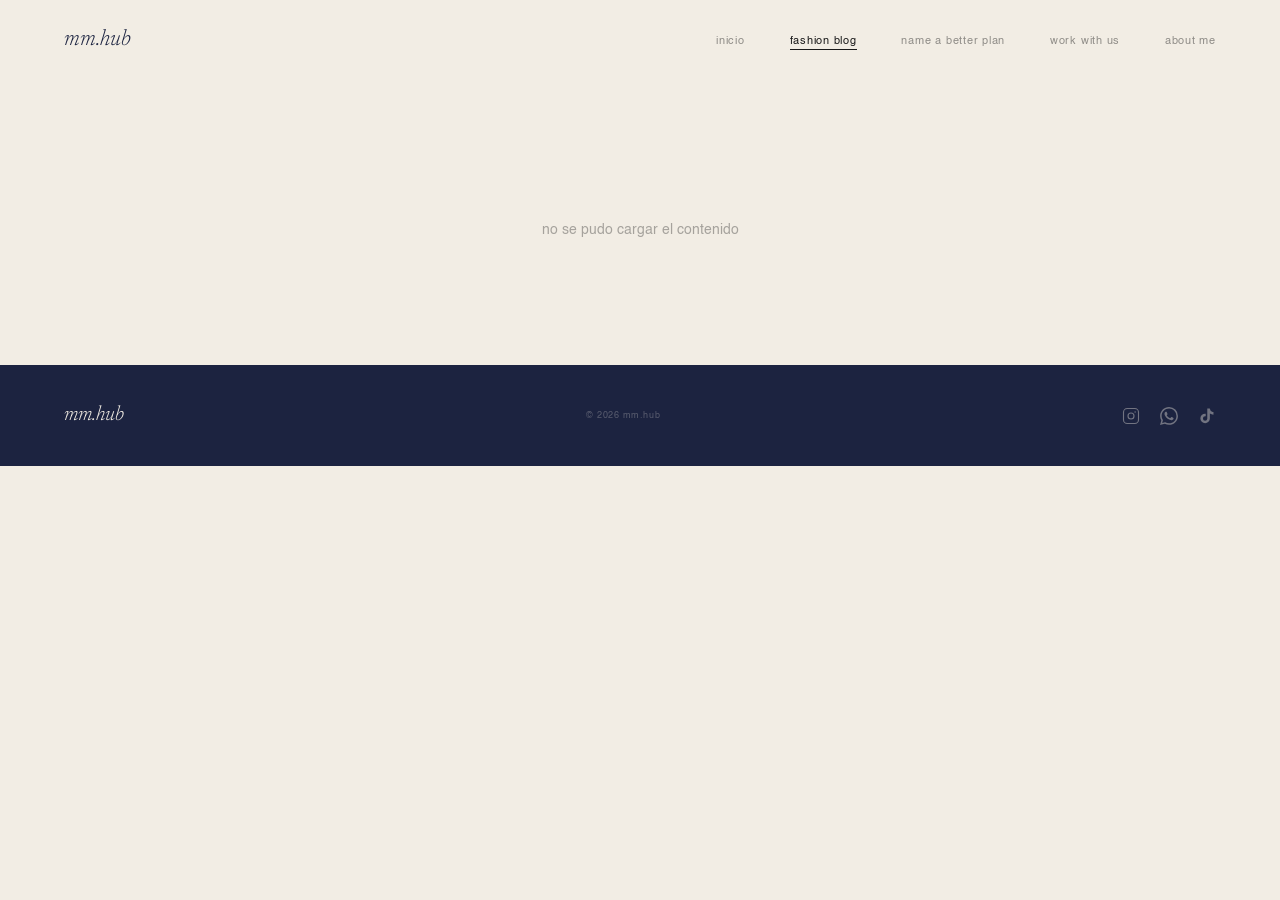
<file: fashion-blog.html>
<!DOCTYPE html>
<html lang="es">
<head>
  <meta charset="UTF-8"/>
  <meta name="viewport" content="width=device-width, initial-scale=1.0"/>
  <title>fashion blog — mm.hub</title>
  <link rel="stylesheet" href="assets/css/style.css"/>
</head>
<body>

  <nav class="nav" id="nav">
    <a href="index.html" class="nav__logo">mm.hub</a>
    <ul class="nav__links">
      <li><a href="index.html">inicio</a></li>
      <li><a href="fashion-blog.html" class="active">fashion blog</a></li>
      <li><a href="name-a-better-plan.html">name a better plan</a></li>
      <li><a href="work.html">work with us</a></li>
      <li><a href="about.html">about me</a></li>
    </ul>
    <button class="nav__burger" aria-label="Menú"><span></span><span></span><span></span></button>
  </nav>

  <div class="blog-page">
    <div id="blog-featured">
      <div style="min-height:80vh;display:flex;align-items:center;justify-content:center;padding-top:6rem">
        <p style="font-family:var(--ff-display);font-style:italic;font-size:1.4rem;color:var(--navy);opacity:0.35">cargando...</p>
      </div>
    </div>
    <div id="blog-grid" class="blog-grid" style="display:none"></div>
  </div>

  <footer class="footer">
    <span class="footer__logo">mm.hub</span>
    <span class="footer__copy">© 2026 mm.hub</span>
    <div class="footer__socials">
      <a href="https://www.instagram.com/maruchiimattos/" target="_blank" rel="noopener" class="footer__social" aria-label="Instagram">
        <svg width="18" height="18" viewBox="0 0 24 24" fill="none" stroke="currentColor" stroke-width="1.5" stroke-linecap="round" stroke-linejoin="round"><rect x="2" y="2" width="20" height="20" rx="5"/><circle cx="12" cy="12" r="4"/><circle cx="17.5" cy="6.5" r="1" fill="currentColor" stroke="none"/></svg>
      </a>
      <a href="https://wa.me/59895314458" target="_blank" rel="noopener" class="footer__social" aria-label="WhatsApp">
        <svg width="18" height="18" viewBox="0 0 24 24" fill="currentColor"><path d="M17.472 14.382c-.297-.149-1.758-.867-2.03-.967-.273-.099-.471-.148-.67.15-.197.297-.767.966-.94 1.164-.173.199-.347.223-.644.075-.297-.15-1.255-.463-2.39-1.475-.883-.788-1.48-1.761-1.653-2.059-.173-.297-.018-.458.13-.606.134-.133.298-.347.446-.52.149-.174.198-.298.298-.497.099-.198.05-.371-.025-.52-.075-.149-.669-1.612-.916-2.207-.242-.579-.487-.5-.669-.51-.173-.008-.371-.01-.57-.01-.198 0-.52.074-.792.372-.272.297-1.04 1.016-1.04 2.479 0 1.462 1.065 2.875 1.213 3.074.149.198 2.096 3.2 5.077 4.487.709.306 1.262.489 1.694.625.712.227 1.36.195 1.871.118.571-.085 1.758-.719 2.006-1.413.248-.694.248-1.289.173-1.413-.074-.124-.272-.198-.57-.347m-5.421 7.403h-.004a9.87 9.87 0 01-5.031-1.378l-.361-.214-3.741.982.998-3.648-.235-.374a9.86 9.86 0 01-1.51-5.26c.001-5.45 4.436-9.884 9.888-9.884 2.64 0 5.122 1.03 6.988 2.898a9.825 9.825 0 012.893 6.994c-.003 5.45-4.437 9.884-9.885 9.884m8.413-18.297A11.815 11.815 0 0012.05 0C5.495 0 .16 5.335.157 11.892c0 2.096.547 4.142 1.588 5.945L.057 24l6.305-1.654a11.882 11.882 0 005.683 1.448h.005c6.554 0 11.89-5.335 11.893-11.893a11.821 11.821 0 00-3.48-8.413z"/></svg>
      </a>
      <a href="https://www.tiktok.com/@maruchiimattos" target="_blank" rel="noopener" class="footer__social" aria-label="TikTok">
        <svg width="18" height="18" viewBox="0 0 24 24" fill="currentColor"><path d="M19.59 6.69a4.83 4.83 0 01-3.77-4.25V2h-3.45v13.67a2.89 2.89 0 01-2.88 2.5 2.89 2.89 0 01-2.89-2.89 2.89 2.89 0 012.89-2.89c.28 0 .54.04.79.1V9.01a6.27 6.27 0 00-.79-.05 6.34 6.34 0 00-6.34 6.34 6.34 6.34 0 006.34 6.34 6.34 6.34 0 006.33-6.34V8.69a8.19 8.19 0 004.79 1.54V6.79a4.85 4.85 0 01-1.02-.1z"/></svg>
      </a>
    </div>
  </footer>

  <script src="assets/js/main.js"></script>
  <script src="assets/js/blog-loader.js"></script>
  <script>loadBlog("fashion_blog");</script>
</body>
</html>
</file>
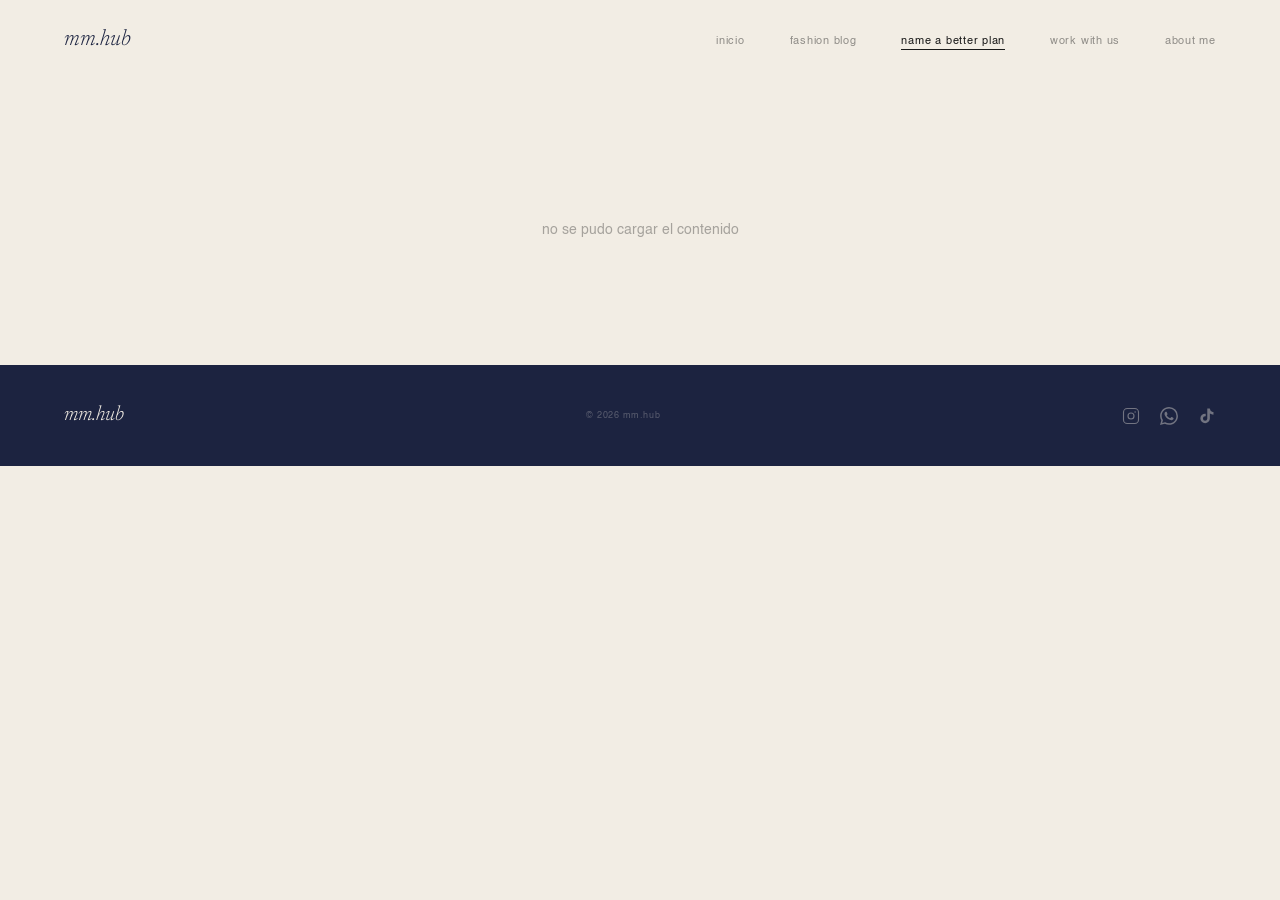
<file: name-a-better-plan.html>
<!DOCTYPE html>
<html lang="es">
<head>
  <meta charset="UTF-8"/>
  <meta name="viewport" content="width=device-width, initial-scale=1.0"/>
  <title>name a better plan — mm.hub</title>
  <link rel="stylesheet" href="assets/css/style.css"/>
</head>
<body>

  <nav class="nav" id="nav">
    <a href="index.html" class="nav__logo">mm.hub</a>
    <ul class="nav__links">
      <li><a href="index.html">inicio</a></li>
      <li><a href="fashion-blog.html">fashion blog</a></li>
      <li><a href="name-a-better-plan.html" class="active">name a better plan</a></li>
      <li><a href="work.html">work with us</a></li>
      <li><a href="about.html">about me</a></li>
    </ul>
    <button class="nav__burger" aria-label="Menú"><span></span><span></span><span></span></button>
  </nav>

  <div class="blog-page">
    <div id="blog-featured">
      <div style="min-height:80vh;display:flex;align-items:center;justify-content:center;padding-top:6rem">
        <p style="font-family:var(--ff-display);font-style:italic;font-size:1.4rem;color:var(--navy);opacity:0.35">cargando...</p>
      </div>
    </div>
    <div id="blog-grid" class="blog-grid" style="display:none"></div>
  </div>

  <footer class="footer">
    <span class="footer__logo">mm.hub</span>
    <span class="footer__copy">© 2026 mm.hub</span>
    <div class="footer__socials">
      <a href="https://www.instagram.com/maruchiimattos/" target="_blank" rel="noopener" class="footer__social" aria-label="Instagram">
        <svg width="18" height="18" viewBox="0 0 24 24" fill="none" stroke="currentColor" stroke-width="1.5" stroke-linecap="round" stroke-linejoin="round"><rect x="2" y="2" width="20" height="20" rx="5"/><circle cx="12" cy="12" r="4"/><circle cx="17.5" cy="6.5" r="1" fill="currentColor" stroke="none"/></svg>
      </a>
      <a href="https://wa.me/59895314458" target="_blank" rel="noopener" class="footer__social" aria-label="WhatsApp">
        <svg width="18" height="18" viewBox="0 0 24 24" fill="currentColor"><path d="M17.472 14.382c-.297-.149-1.758-.867-2.03-.967-.273-.099-.471-.148-.67.15-.197.297-.767.966-.94 1.164-.173.199-.347.223-.644.075-.297-.15-1.255-.463-2.39-1.475-.883-.788-1.48-1.761-1.653-2.059-.173-.297-.018-.458.13-.606.134-.133.298-.347.446-.52.149-.174.198-.298.298-.497.099-.198.05-.371-.025-.52-.075-.149-.669-1.612-.916-2.207-.242-.579-.487-.5-.669-.51-.173-.008-.371-.01-.57-.01-.198 0-.52.074-.792.372-.272.297-1.04 1.016-1.04 2.479 0 1.462 1.065 2.875 1.213 3.074.149.198 2.096 3.2 5.077 4.487.709.306 1.262.489 1.694.625.712.227 1.36.195 1.871.118.571-.085 1.758-.719 2.006-1.413.248-.694.248-1.289.173-1.413-.074-.124-.272-.198-.57-.347m-5.421 7.403h-.004a9.87 9.87 0 01-5.031-1.378l-.361-.214-3.741.982.998-3.648-.235-.374a9.86 9.86 0 01-1.51-5.26c.001-5.45 4.436-9.884 9.888-9.884 2.64 0 5.122 1.03 6.988 2.898a9.825 9.825 0 012.893 6.994c-.003 5.45-4.437 9.884-9.885 9.884m8.413-18.297A11.815 11.815 0 0012.05 0C5.495 0 .16 5.335.157 11.892c0 2.096.547 4.142 1.588 5.945L.057 24l6.305-1.654a11.882 11.882 0 005.683 1.448h.005c6.554 0 11.89-5.335 11.893-11.893a11.821 11.821 0 00-3.48-8.413z"/></svg>
      </a>
      <a href="https://www.tiktok.com/@maruchiimattos" target="_blank" rel="noopener" class="footer__social" aria-label="TikTok">
        <svg width="18" height="18" viewBox="0 0 24 24" fill="currentColor"><path d="M19.59 6.69a4.83 4.83 0 01-3.77-4.25V2h-3.45v13.67a2.89 2.89 0 01-2.88 2.5 2.89 2.89 0 01-2.89-2.89 2.89 2.89 0 012.89-2.89c.28 0 .54.04.79.1V9.01a6.27 6.27 0 00-.79-.05 6.34 6.34 0 00-6.34 6.34 6.34 6.34 0 006.34 6.34 6.34 6.34 0 006.33-6.34V8.69a8.19 8.19 0 004.79 1.54V6.79a4.85 4.85 0 01-1.02-.1z"/></svg>
      </a>
    </div>
  </footer>

  <script src="assets/js/main.js"></script>
  <script src="assets/js/blog-loader.js"></script>
  <script>loadBlog("1777236772");</script>
</body>
</html>
</file>
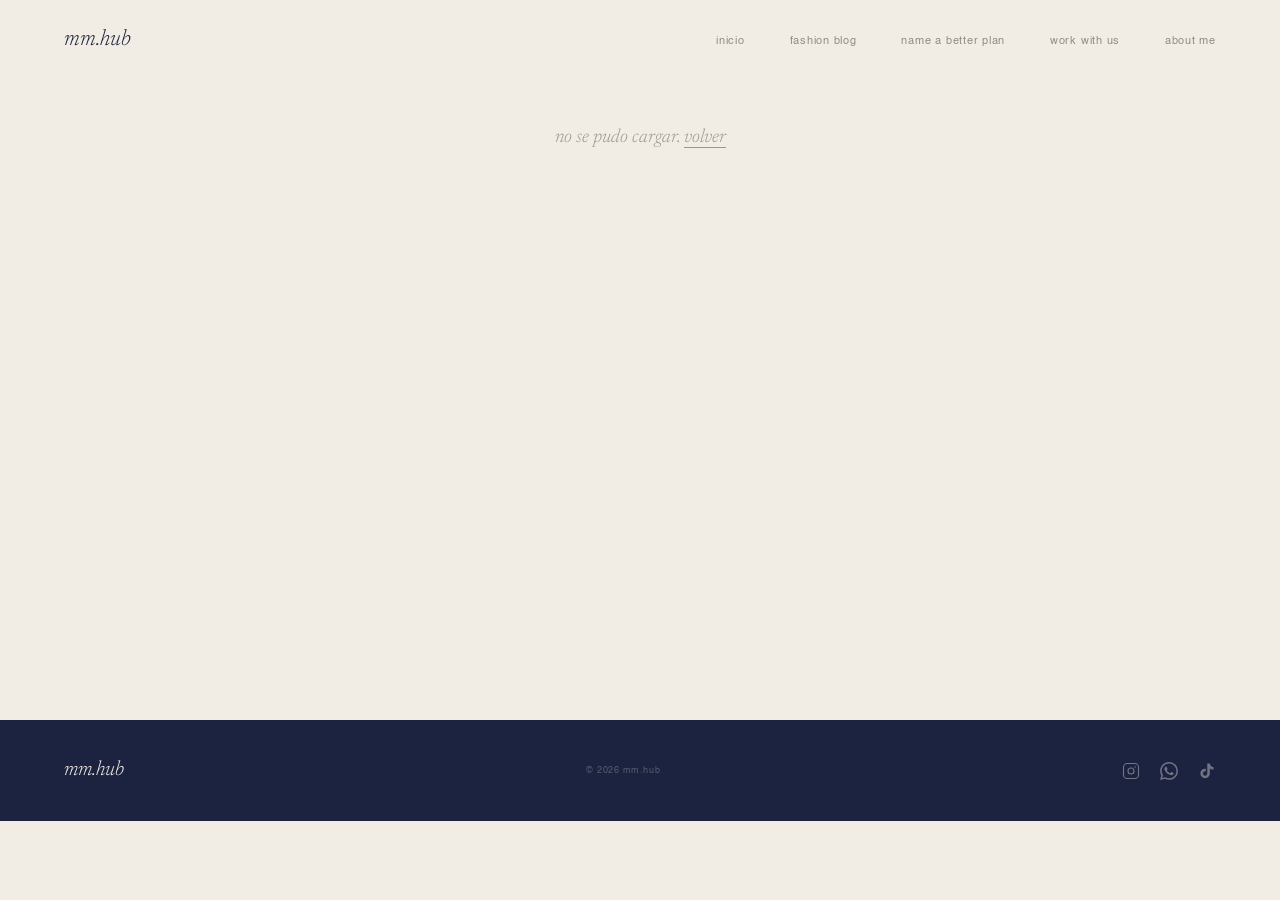
<file: post.html>
<!DOCTYPE html>
<html lang="es">
<head>
  <meta charset="UTF-8"/>
  <meta name="viewport" content="width=device-width, initial-scale=1.0"/>
  <title>mm.hub</title>
  <link rel="stylesheet" href="assets/css/style.css"/>
</head>
<body>

  <nav class="nav" id="nav">
    <a href="index.html" class="nav__logo">mm.hub</a>
    <ul class="nav__links">
      <li><a href="index.html">inicio</a></li>
      <li><a href="fashion-blog.html">fashion blog</a></li>
      <li><a href="name-a-better-plan.html">name a better plan</a></li>
      <li><a href="work.html">work with us</a></li>
      <li><a href="about.html">about me</a></li>
    </ul>
    <button class="nav__burger" aria-label="Menú"><span></span><span></span><span></span></button>
  </nav>

  <div class="post-page" id="post-page">
    <div class="post-loading">
      <p>cargando...</p>
    </div>
  </div>

  <footer class="footer">
    <span class="footer__logo">mm.hub</span>
    <span class="footer__copy">© 2026 mm.hub</span>
    <div class="footer__socials">
      <a href="https://www.instagram.com/maruchiimattos/" target="_blank" rel="noopener" class="footer__social" aria-label="Instagram">
        <svg width="18" height="18" viewBox="0 0 24 24" fill="none" stroke="currentColor" stroke-width="1.5" stroke-linecap="round" stroke-linejoin="round"><rect x="2" y="2" width="20" height="20" rx="5"/><circle cx="12" cy="12" r="4"/><circle cx="17.5" cy="6.5" r="1" fill="currentColor" stroke="none"/></svg>
      </a>
      <a href="https://wa.me/59895314458" target="_blank" rel="noopener" class="footer__social" aria-label="WhatsApp">
        <svg width="18" height="18" viewBox="0 0 24 24" fill="currentColor"><path d="M17.472 14.382c-.297-.149-1.758-.867-2.03-.967-.273-.099-.471-.148-.67.15-.197.297-.767.966-.94 1.164-.173.199-.347.223-.644.075-.297-.15-1.255-.463-2.39-1.475-.883-.788-1.48-1.761-1.653-2.059-.173-.297-.018-.458.13-.606.134-.133.298-.347.446-.52.149-.174.198-.298.298-.497.099-.198.05-.371-.025-.52-.075-.149-.669-1.612-.916-2.207-.242-.579-.487-.5-.669-.51-.173-.008-.371-.01-.57-.01-.198 0-.52.074-.792.372-.272.297-1.04 1.016-1.04 2.479 0 1.462 1.065 2.875 1.213 3.074.149.198 2.096 3.2 5.077 4.487.709.306 1.262.489 1.694.625.712.227 1.36.195 1.871.118.571-.085 1.758-.719 2.006-1.413.248-.694.248-1.289.173-1.413-.074-.124-.272-.198-.57-.347m-5.421 7.403h-.004a9.87 9.87 0 01-5.031-1.378l-.361-.214-3.741.982.998-3.648-.235-.374a9.86 9.86 0 01-1.51-5.26c.001-5.45 4.436-9.884 9.888-9.884 2.64 0 5.122 1.03 6.988 2.898a9.825 9.825 0 012.893 6.994c-.003 5.45-4.437 9.884-9.885 9.884m8.413-18.297A11.815 11.815 0 0012.05 0C5.495 0 .16 5.335.157 11.892c0 2.096.547 4.142 1.588 5.945L.057 24l6.305-1.654a11.882 11.882 0 005.683 1.448h.005c6.554 0 11.89-5.335 11.893-11.893a11.821 11.821 0 00-3.48-8.413z"/></svg>
      </a>
      <a href="https://www.tiktok.com/@maruchiimattos" target="_blank" rel="noopener" class="footer__social" aria-label="TikTok">
        <svg width="18" height="18" viewBox="0 0 24 24" fill="currentColor"><path d="M19.59 6.69a4.83 4.83 0 01-3.77-4.25V2h-3.45v13.67a2.89 2.89 0 01-2.88 2.5 2.89 2.89 0 01-2.89-2.89 2.89 2.89 0 012.89-2.89c.28 0 .54.04.79.1V9.01a6.27 6.27 0 00-.79-.05 6.34 6.34 0 00-6.34 6.34 6.34 6.34 0 006.34 6.34 6.34 6.34 0 006.33-6.34V8.69a8.19 8.19 0 004.79 1.54V6.79a4.85 4.85 0 01-1.02-.1z"/></svg>
      </a>
    </div>
  </footer>

  <script src="assets/js/main.js"></script>
  <script src="assets/js/blog-loader.js"></script>
  <script>
    (async () => {
      const params   = new URLSearchParams(location.search);
      const sheet    = params.get("sheet") || "fashion_blog";
      const idx      = parseInt(params.get("idx") || "0", 10);
      const backHref = sheet === "1777236772" ? "name-a-better-plan.html" : "fashion-blog.html";
      const label    = SECTION_LABELS[sheet] || sheet;
      const sheetParam = /^\d+$/.test(sheet) ? `gid=${sheet}` : `sheet=${sheet}`;

      try {
        const url   = `${SHEET_BASE}&${sheetParam}&nocache=${Date.now()}`;
        const res   = await fetch(url, { cache: "no-store" });
        const csv   = await res.text();
        const posts = parseCSV(csv);
        const post  = posts[idx];

        if (!post) {
          document.getElementById("post-page").innerHTML =
            `<div class="post-empty">nota no encontrada. <a href="${backHref}">volver</a></div>`;
          return;
        }

        const img   = driveUrl(field(post, "imagen")) || "";
        const title = field(post, "Titulo", "titulo") || "sin título";
        const cat   = field(post, "categoría", "categoria");
        const text  = field(post, "texto");
        const fecha = field(post, "fecha");

        document.title = `${title} — mm.hub`;

        document.getElementById("post-page").innerHTML = `
          <div class="post-split">
            <div class="post-split__img">
              ${img ? `<img src="${img}" alt="${title}"/>` : ""}
            </div>
            <div class="post-split__content">
              <a class="post-back" href="${backHref}">← ${label}</a>
              ${cat ? `<p class="post-cat">${cat}</p>` : ""}
              <h1 class="post-title">${title}</h1>
              ${fecha ? `<p class="post-date">${fecha}</p>` : ""}
              <div class="post-text">${text.replace(/\n/g, "<br>").replace(/@([\w.]+)/g, '<a href="https://www.instagram.com/$1/" target="_blank" rel="noopener" class="post-mention">@$1</a>')}</div>
            </div>
          </div>
        `;
      } catch (e) {
        document.getElementById("post-page").innerHTML =
          `<div class="post-empty">no se pudo cargar. <a href="${backHref}">volver</a></div>`;
      }
    })();
  </script>
</body>
</html>
</file>
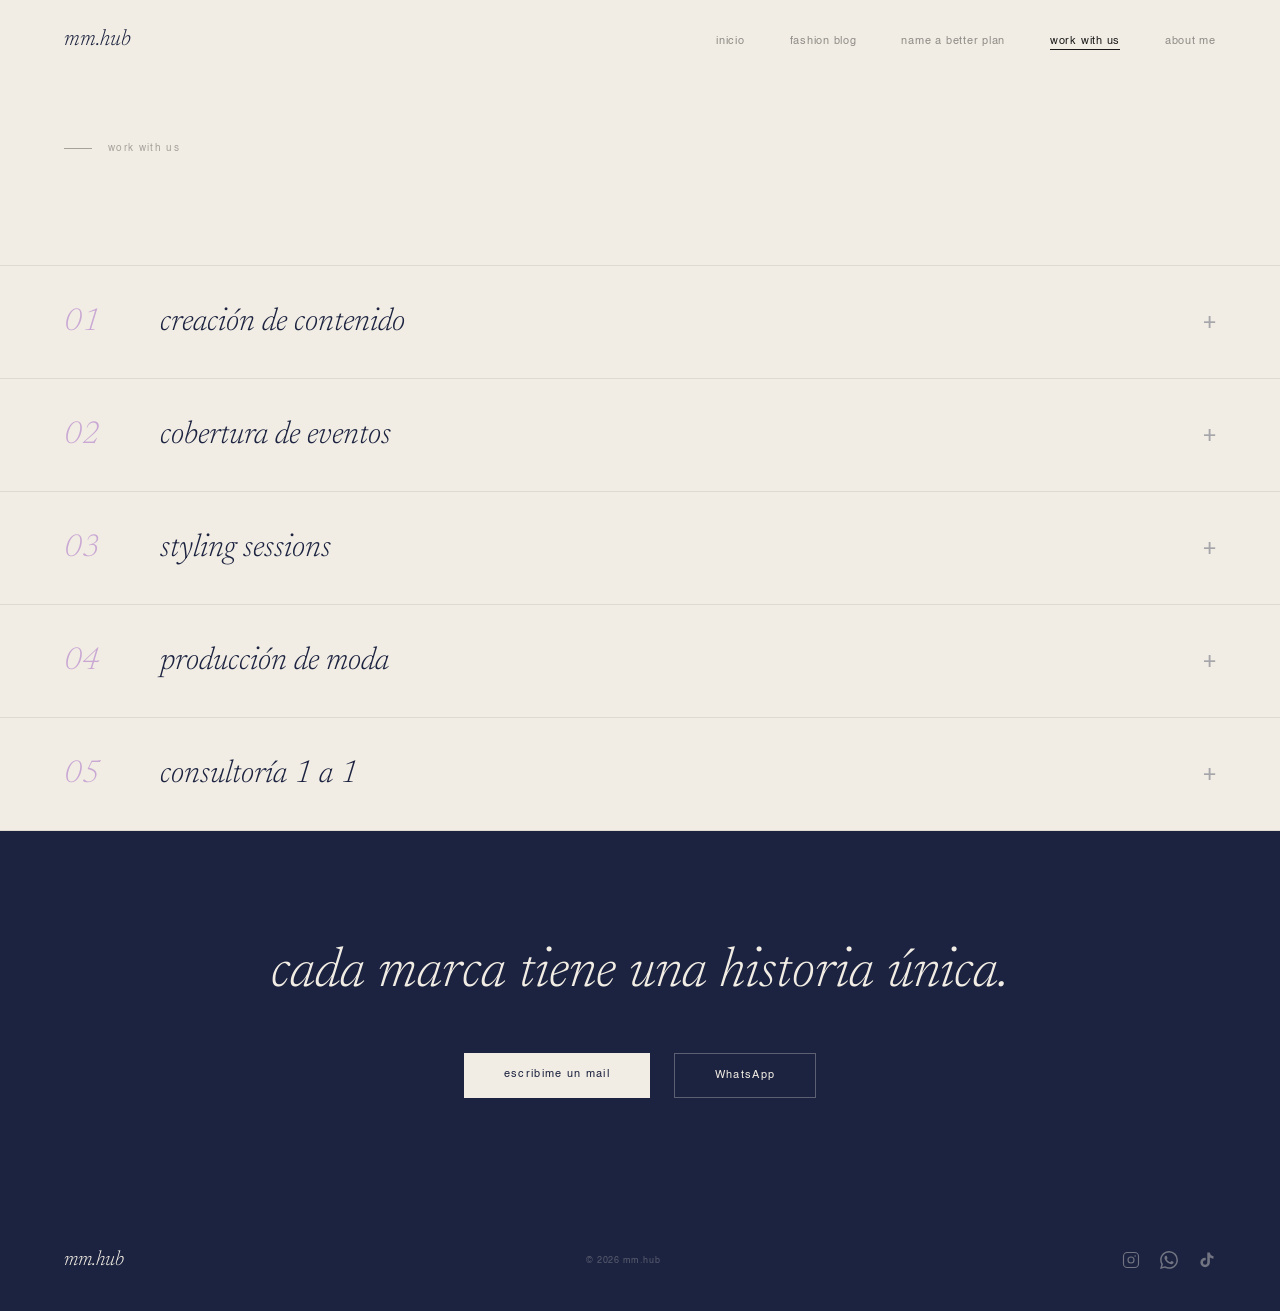
<file: work.html>
<!DOCTYPE html>
<html lang="es">
<head>
  <meta charset="UTF-8"/>
  <meta name="viewport" content="width=device-width, initial-scale=1.0"/>
  <title>work with us — mm.hub</title>
  <link rel="stylesheet" href="assets/css/style.css"/>
</head>
<body>

  <nav class="nav" id="nav">
    <a href="index.html" class="nav__logo">mm.hub</a>
    <ul class="nav__links">
      <li><a href="index.html">inicio</a></li>
      <li><a href="fashion-blog.html">fashion blog</a></li>
      <li><a href="name-a-better-plan.html">name a better plan</a></li>
      <li><a href="work.html" class="active">work with us</a></li>
      <li><a href="about.html">about me</a></li>
    </ul>
    <button class="nav__burger" aria-label="Menú"><span></span><span></span><span></span></button>
  </nav>

  <div class="work-page">

    <div class="work-intro reveal">
      <p class="section-label">work with us</p>
    </div>

    <div class="accordion">

      <div class="accordion__item">
        <button class="accordion__trigger" aria-expanded="false">
          <span class="accordion__num">01</span>
          <span class="accordion__name">creación de contenido</span>
          <span class="accordion__icon">+</span>
        </button>
        <div class="accordion__body">
          <div class="accordion__body-inner">
            desarrollamos contenido visual y editorial para marcas de moda, lifestyle y cultura. desde la estrategia hasta la publicación, cuidando cada detalle estético y narrativo para que cada pieza comunique exactamente lo que tiene que comunicar.
          </div>
        </div>
      </div>

      <div class="accordion__item">
        <button class="accordion__trigger" aria-expanded="false">
          <span class="accordion__num">02</span>
          <span class="accordion__name">cobertura de eventos</span>
          <span class="accordion__icon">+</span>
        </button>
        <div class="accordion__body">
          <div class="accordion__body-inner">
            presencia en eventos para documentar, comunicar y amplificar. creamos contenido en tiempo real que captura la esencia de cada momento — desde desfiles y lanzamientos hasta activaciones y experiencias de marca.
          </div>
        </div>
      </div>

      <div class="accordion__item">
        <button class="accordion__trigger" aria-expanded="false">
          <span class="accordion__num">03</span>
          <span class="accordion__name">styling sessions</span>
          <span class="accordion__icon">+</span>
        </button>
        <div class="accordion__body">
          <div class="accordion__body-inner">
            asesoramiento de imagen personal o para producciones. selección de prendas, composición de looks y dirección estética completa. para marcas, editoriales, contenido digital o simplemente para encontrar tu propio estilo.
          </div>
        </div>
      </div>

      <div class="accordion__item">
        <button class="accordion__trigger" aria-expanded="false">
          <span class="accordion__num">04</span>
          <span class="accordion__name">producción de moda</span>
          <span class="accordion__icon">+</span>
        </button>
        <div class="accordion__body">
          <div class="accordion__body-inner">
            coordinación y dirección de producciones fotográficas y audiovisuales de moda. cuidamos cada elemento del set — locaciones, casting, vestuario, dirección artística — para que el resultado hable por sí solo.
          </div>
        </div>
      </div>

      <div class="accordion__item">
        <button class="accordion__trigger" aria-expanded="false">
          <span class="accordion__num">05</span>
          <span class="accordion__name">consultoría 1 a 1</span>
          <span class="accordion__icon">+</span>
        </button>
        <div class="accordion__body">
          <div class="accordion__body-inner">
            para proyectos que necesitan un enfoque personalizado. nos sentamos, entendemos tu visión y construimos juntos el camino. desde emprendimientos que empiezan hasta marcas que quieren crecer, con estrategia y creatividad a medida.
          </div>
        </div>
      </div>

    </div>

    <div class="work-cta">
      <h2 class="work-cta__title reveal">cada marca tiene una <em>historia única.</em></h2>
      <div class="work-cta__btns reveal reveal-d1">
        <a href="https://mail.google.com/mail/?view=cm&fs=1&to=mariaagustinamattosmartinez@gmail.com" target="_blank" rel="noopener" class="btn btn--cream">escribime un mail</a>
        <a href="https://wa.me/59895314458" target="_blank" rel="noopener" class="btn btn--outline">WhatsApp</a>
      </div>
    </div>

  </div>

  <footer class="footer">
    <span class="footer__logo">mm.hub</span>
    <span class="footer__copy">© 2026 mm.hub</span>
    <div class="footer__socials">
      <a href="https://www.instagram.com/maruchiimattos/" target="_blank" rel="noopener" class="footer__social" aria-label="Instagram">
        <svg width="18" height="18" viewBox="0 0 24 24" fill="none" stroke="currentColor" stroke-width="1.5" stroke-linecap="round" stroke-linejoin="round"><rect x="2" y="2" width="20" height="20" rx="5"/><circle cx="12" cy="12" r="4"/><circle cx="17.5" cy="6.5" r="1" fill="currentColor" stroke="none"/></svg>
      </a>
      <a href="https://wa.me/59895314458" target="_blank" rel="noopener" class="footer__social" aria-label="WhatsApp">
        <svg width="18" height="18" viewBox="0 0 24 24" fill="currentColor"><path d="M17.472 14.382c-.297-.149-1.758-.867-2.03-.967-.273-.099-.471-.148-.67.15-.197.297-.767.966-.94 1.164-.173.199-.347.223-.644.075-.297-.15-1.255-.463-2.39-1.475-.883-.788-1.48-1.761-1.653-2.059-.173-.297-.018-.458.13-.606.134-.133.298-.347.446-.52.149-.174.198-.298.298-.497.099-.198.05-.371-.025-.52-.075-.149-.669-1.612-.916-2.207-.242-.579-.487-.5-.669-.51-.173-.008-.371-.01-.57-.01-.198 0-.52.074-.792.372-.272.297-1.04 1.016-1.04 2.479 0 1.462 1.065 2.875 1.213 3.074.149.198 2.096 3.2 5.077 4.487.709.306 1.262.489 1.694.625.712.227 1.36.195 1.871.118.571-.085 1.758-.719 2.006-1.413.248-.694.248-1.289.173-1.413-.074-.124-.272-.198-.57-.347m-5.421 7.403h-.004a9.87 9.87 0 01-5.031-1.378l-.361-.214-3.741.982.998-3.648-.235-.374a9.86 9.86 0 01-1.51-5.26c.001-5.45 4.436-9.884 9.888-9.884 2.64 0 5.122 1.03 6.988 2.898a9.825 9.825 0 012.893 6.994c-.003 5.45-4.437 9.884-9.885 9.884m8.413-18.297A11.815 11.815 0 0012.05 0C5.495 0 .16 5.335.157 11.892c0 2.096.547 4.142 1.588 5.945L.057 24l6.305-1.654a11.882 11.882 0 005.683 1.448h.005c6.554 0 11.89-5.335 11.893-11.893a11.821 11.821 0 00-3.48-8.413z"/></svg>
      </a>
      <a href="https://www.tiktok.com/@maruchiimattos" target="_blank" rel="noopener" class="footer__social" aria-label="TikTok">
        <svg width="18" height="18" viewBox="0 0 24 24" fill="currentColor"><path d="M19.59 6.69a4.83 4.83 0 01-3.77-4.25V2h-3.45v13.67a2.89 2.89 0 01-2.88 2.5 2.89 2.89 0 01-2.89-2.89 2.89 2.89 0 012.89-2.89c.28 0 .54.04.79.1V9.01a6.27 6.27 0 00-.79-.05 6.34 6.34 0 00-6.34 6.34 6.34 6.34 0 006.34 6.34 6.34 6.34 0 006.33-6.34V8.69a8.19 8.19 0 004.79 1.54V6.79a4.85 4.85 0 01-1.02-.1z"/></svg>
      </a>
    </div>
  </footer>

  <script src="assets/js/main.js"></script>
</body>
</html>
</file>
<file: assets/css/style.css>
@import url('https://fonts.googleapis.com/css2?family=Newsreader:ital,opsz,wght@1,6..72,300;1,6..72,400&display=swap');

/* FONTS */
@font-face {
  font-family: 'MMSerif';
  src: url('../fonts/serif.otf') format('opentype');
  font-weight: 400;
  font-style: italic;
  font-display: swap;
}
@font-face {
  font-family: 'MMSans';
  src: url('../fonts/sans.ttf') format('truetype');
  font-weight: 400;
  font-style: normal;
  font-display: swap;
}

/* TOKENS */
:root {
  --cream:    #F2EDE4;
  --navy:     #1C2340;
  --lavender: #C9A8D4;
  --black:    #1A1A1A;
  --ff-display: 'Newsreader', Georgia, sans-serif;
  --ff-serif:   'MMSerif', Georgia, sans-serif;
  --ff-sans:    'MMSans', Helvetica, Arial, sans-serif;
  --ease:     cubic-bezier(0.25, 0.1, 0.25, 1);
  --ease-out: cubic-bezier(0, 0, 0.2, 1);
}

/* RESET */
*, *::before, *::after { box-sizing: border-box; margin: 0; padding: 0; }
html { scroll-behavior: smooth; }
body {
  font-family: var(--ff-sans);
  color: var(--black);
  background: var(--cream);
  -webkit-font-smoothing: antialiased;
  overflow-x: hidden;
}
img { display: block; max-width: 100%; }
a { text-decoration: none; color: inherit; }
ul { list-style: none; }
button { cursor: pointer; border: none; background: none; font-family: inherit; }

/* ── NAV ── */
.nav {
  position: fixed;
  top: 0; left: 0; right: 0;
  z-index: 100;
  display: flex;
  align-items: center;
  justify-content: space-between;
  padding: 1.8rem 4rem;
  transition: background 0.4s, padding 0.3s, box-shadow 0.3s;
}
.nav.scrolled {
  background: var(--cream);
  padding: 1.1rem 4rem;
  box-shadow: 0 1px 0 rgba(26,26,26,0.07);
}
.nav__logo {
  font-family: 'Newsreader', Georgia, sans-serif;
  font-style: italic;
  font-weight: 300;
  font-size: 1.4rem;
  color: var(--navy);
}
.nav__links {
  display: flex;
  gap: 2.8rem;
  align-items: center;
}
.nav__links a {
  font-family: var(--ff-sans);
  font-size: 0.68rem;
  letter-spacing: 0.07em;
  color: var(--black);
  opacity: 0.45;
  transition: opacity 0.2s;
}
.nav__links a:hover, .nav__links a.active { opacity: 1; }
.nav__links a.active { border-bottom: 1px solid currentColor; padding-bottom: 2px; }
.nav__burger {
  display: none;
  flex-direction: column;
  gap: 5px;
  padding: 4px;
}
.nav__burger span {
  display: block; width: 22px; height: 1px;
  background: var(--black);
  transition: transform 0.3s, opacity 0.3s;
}
.nav__burger.open span:nth-child(1) { transform: translateY(6px) rotate(45deg); }
.nav__burger.open span:nth-child(2) { opacity: 0; }
.nav__burger.open span:nth-child(3) { transform: translateY(-6px) rotate(-45deg); }

/* ── HOME HERO ── */
.home-hero {
  width: 100%;
  position: relative;
  overflow: hidden;
  line-height: 0;
}
.home-hero__fullimg {
  width: 100%;
  height: 100vh;
  object-fit: cover;
  object-position: center;
  display: block;
}
.home-hero__title {
  font-family: 'MMSerif', Georgia, sans-serif;
  font-style: italic;
  font-weight: 400;
  font-size: clamp(5rem, 15vw, 13rem);
  color: var(--navy);
  line-height: 0.88;
  position: relative;
  z-index: 1;
}
.home-hero__photo-wrap {
  width: clamp(160px, 18vw, 240px);
  aspect-ratio: 3/4;
  position: absolute;
  top: 50%;
  left: 50%;
  transform: translate(-35%, -52%) rotate(5deg);
  z-index: 2;
  box-shadow: 0 16px 48px rgba(0,0,0,0.18);
  background: #ddd8ce;
  overflow: hidden;
}
.home-hero__photo-img {
  width: 100%;
  height: 100%;
  object-fit: cover;
  display: block;
  transition: opacity 0.3s;
}
.home-hero__handle {
  font-size: 0.78rem;
  letter-spacing: 0.04em;
  color: var(--navy);
  opacity: 0.4;
  margin-top: 2rem;
  position: relative;
  z-index: 1;
}

/* ── LEMA ── */
.lema {
  min-height: 85vh;
  display: flex;
  align-items: center;
  justify-content: center;
  background: var(--navy) url('../images/lema-bg.jpg') center/cover no-repeat;
  position: relative;
  overflow: hidden;
}
.lema__overlay {
  position: absolute;
  inset: 0;
  background: rgba(10, 12, 28, 0.25);
}
.lema__curves {
  position: absolute;
  inset: 0;
  width: 100%;
  height: 100%;
  pointer-events: none;
}
.lema__text {
  position: relative;
  z-index: 1;
  text-align: center;
  padding: 3rem;
}
.lema__text p {
  font-family: var(--ff-sans);
  font-size: clamp(1.8rem, 4.5vw, 3.8rem);
  color: var(--cream);
  line-height: 1.2;
}
.lema__text em {
  font-family: 'Newsreader', Georgia, sans-serif;
  font-weight: 300;
  font-optical-sizing: none;
  font-style: italic;
}

/* ── HOME BLOG PREVIEW ── */
.home-blog {
  background: var(--cream);
  padding: 7rem 4rem;
}
.section-label {
  font-size: 0.6rem;
  letter-spacing: 0.14em;
  opacity: 0.35;
  margin-bottom: 3rem;
  display: flex;
  align-items: center;
  gap: 1rem;
}
.section-label::before {
  content: '';
  display: block;
  width: 28px;
  height: 1px;
  background: currentColor;
}
.home-blog__grid {
  display: grid;
  grid-template-columns: 1fr 1fr;
  gap: 5rem;
}
.home-blog__tag {
  font-size: 0.57rem;
  letter-spacing: 0.18em;
  color: var(--lavender);
  margin-bottom: 1.2rem;
}
.home-blog__img {
  width: 100%;
  aspect-ratio: 4/3;
  object-fit: cover;
  margin-bottom: 1.5rem;
  overflow: hidden;
}
.home-blog__img img {
  width: 100%;
  height: 100%;
  object-fit: cover;
  transition: transform 0.6s var(--ease);
}
.home-blog__img:hover img { transform: scale(1.03); }
.home-blog__title {
  font-family: 'Newsreader', Georgia, sans-serif;
  font-weight: 300;
  font-optical-sizing: none;
  font-style: italic;
  font-size: 1.75rem;
  color: var(--navy);
  line-height: 1.05;
  margin-bottom: 0.9rem;
}
.home-blog__excerpt {
  font-size: 0.83rem;
  line-height: 1.9;
  opacity: 0.52;
  margin-bottom: 1.5rem;
}
.home-blog__link {
  font-size: 0.6rem;
  letter-spacing: 0.1em;
  border-bottom: 1px solid var(--black);
  padding-bottom: 2px;
  opacity: 0.7;
  transition: opacity 0.2s;
}
.home-blog__link:hover { opacity: 1; }

/* ── MARQUEE ── */
.marquee-band {
  background: var(--navy);
  padding: 2.5rem 0;
  overflow: hidden;
}
.marquee-band__track {
  display: flex;
  gap: 4rem;
  white-space: nowrap;
  animation: marquee 28s linear infinite;
}
.marquee-band__item {
  font-family: 'Newsreader', Georgia, sans-serif;
  font-weight: 300;
  font-optical-sizing: none;
  font-style: italic;
  font-size: 1rem;
  color: var(--cream);
  opacity: 0.3;
  flex-shrink: 0;
  transition: opacity 0.3s;
}
.marquee-band__item:hover { opacity: 0.8; }
@keyframes marquee {
  from { transform: translateX(0); }
  to   { transform: translateX(-50%); }
}

/* ── BLOG PAGES ── */
.blog-page { background: var(--cream); padding-top: 6rem; }

.blog-featured {
  display: grid;
  grid-template-columns: 1fr 1fr;
  min-height: 80vh;
}
.blog-featured__img {
  width: 100%;
  height: 100%;
  min-height: 60vh;
  object-fit: cover;
}
.blog-featured__content {
  padding: 5rem;
  display: flex;
  flex-direction: column;
  justify-content: center;
}
.blog-featured__label {
  font-size: 0.57rem;
  letter-spacing: 0.2em;
  color: rgba(26,26,26,0.38);
  margin-bottom: 2rem;
}
.blog-featured__title {
  font-family: 'Newsreader', Georgia, sans-serif;
  font-weight: 300;
  font-optical-sizing: none;
  font-style: italic;
  font-size: clamp(2rem, 4vw, 3.8rem);
  color: var(--navy);
  line-height: 1.0;
  margin-bottom: 1.5rem;
}
.blog-featured__text {
  font-size: 0.88rem;
  line-height: 2;
  opacity: 0.55;
  max-width: 420px;
  margin-bottom: 2.5rem;
}
.blog-featured__date {
  font-size: 0.57rem;
  letter-spacing: 0.1em;
  opacity: 0.3;
  margin-bottom: 2rem;
}
.blog-featured__read {
  font-size: 0.65rem;
  letter-spacing: 0.1em;
  color: var(--navy);
  border-bottom: 1px solid var(--navy);
  padding-bottom: 3px;
  display: inline-block;
  opacity: 0.65;
  transition: opacity 0.2s;
}
.blog-featured__read:hover { opacity: 1; }

.blog-grid {
  display: grid;
  grid-template-columns: repeat(3, 1fr);
  gap: 3rem 2.5rem;
  padding: 5rem 4rem;
  background: var(--cream);
}
.blog-card { cursor: pointer; }
.blog-card__img-wrap {
  overflow: hidden;
  margin-bottom: 1.1rem;
}
.blog-card__img {
  width: 100%;
  aspect-ratio: 3/4;
  object-fit: cover;
  display: block;
  transition: transform 0.6s var(--ease);
}
.blog-card:hover .blog-card__img { transform: scale(1.04); }
.blog-card__cat {
  font-size: 0.53rem;
  letter-spacing: 0.2em;
  color: rgba(26,26,26,0.38);
  margin-bottom: 0.45rem;
}
.blog-card__title {
  font-family: 'Newsreader', Georgia, sans-serif;
  font-weight: 300;
  font-optical-sizing: none;
  font-style: italic;
  font-size: 1.18rem;
  color: var(--navy);
  line-height: 1.15;
  margin-bottom: 0.55rem;
}
.blog-card__excerpt {
  font-size: 0.75rem;
  line-height: 1.85;
  opacity: 0.48;
}
.blog-card__date {
  margin-top: 0.7rem;
  font-size: 0.53rem;
  letter-spacing: 0.1em;
  opacity: 0.28;
}

/* ── WORK WITH US ── */
.work-page { background: var(--cream); }
.work-intro {
  padding: 9rem 4rem 4rem;
}
.work-intro__title {
  font-family: 'Newsreader', Georgia, sans-serif;
  font-weight: 300;
  font-optical-sizing: none;
  font-style: italic;
  font-size: clamp(3rem, 7vw, 6rem);
  color: var(--navy);
  line-height: 1.0;
  max-width: 700px;
  margin-bottom: 1.5rem;
}
.work-intro__sub {
  font-size: 0.88rem;
  line-height: 1.9;
  opacity: 0.48;
  max-width: 440px;
}

.accordion { border-top: 1px solid rgba(26,26,26,0.09); }
.accordion__item { border-bottom: 1px solid rgba(26,26,26,0.09); }
.accordion__trigger {
  width: 100%;
  display: grid;
  grid-template-columns: 64px 1fr 36px;
  align-items: center;
  gap: 2rem;
  padding: 2.5rem 4rem;
  text-align: left;
  cursor: pointer;
  transition: background 0.25s;
}
.accordion__trigger:hover { background: rgba(26,26,26,0.02); }
.accordion__num {
  font-family: 'Newsreader', Georgia, sans-serif;
  font-weight: 300;
  font-optical-sizing: none;
  font-style: italic;
  font-size: 2rem;
  color: var(--lavender);
  line-height: 1;
}
.accordion__name {
  font-family: 'Newsreader', Georgia, sans-serif;
  font-weight: 300;
  font-optical-sizing: none;
  font-style: italic;
  font-size: clamp(1.4rem, 2.5vw, 2rem);
  color: var(--navy);
}
.accordion__icon {
  font-size: 1.4rem;
  color: var(--navy);
  opacity: 0.35;
  transition: transform 0.4s var(--ease), opacity 0.2s;
  justify-self: end;
  line-height: 1;
}
.accordion__item.open .accordion__icon {
  transform: rotate(45deg);
  opacity: 0.7;
}
.accordion__body {
  max-height: 0;
  overflow: hidden;
  transition: max-height 0.5s var(--ease);
}
.accordion__body-inner {
  padding: 0 4rem 2.8rem calc(64px + 2rem + 4rem);
  font-size: 0.87rem;
  line-height: 2.05;
  opacity: 0.55;
  max-width: 580px;
}

.work-cta {
  background: var(--navy);
  padding: 7rem 4rem;
  text-align: center;
}
.work-cta__title {
  font-family: 'Newsreader', Georgia, sans-serif;
  font-style: italic;
  font-weight: 300;
  font-optical-sizing: none;
  font-size: clamp(2rem, 5vw, 3.5rem);
  color: var(--cream);
  margin-bottom: 3rem;
  line-height: 1.1;
}
.work-cta__btns { display: flex; gap: 1.5rem; justify-content: center; flex-wrap: wrap; }
.btn {
  display: inline-block;
  padding: 1rem 2.5rem;
  font-family: var(--ff-sans);
  font-size: 0.68rem;
  letter-spacing: 0.12em;
  transition: all 0.3s;
  cursor: pointer;
}
.btn--cream { background: var(--cream); color: var(--navy); }
.btn--cream:hover { background: #fff; }
.btn--outline { background: transparent; color: var(--cream); border: 1px solid rgba(240,235,227,0.3); }
.btn--outline:hover { border-color: rgba(240,235,227,0.8); }

/* ── ABOUT ME ── */
.about-page { background: var(--cream); }

.about-fullpage {
  background: var(--cream);
  padding-top: 6rem;
}
.about-portrait {
  display: grid;
  grid-template-columns: 1fr auto 1fr;
  align-items: center;
  padding: 5rem 4rem 2rem;
  gap: 2.5rem;
}
.about-portrait__label {
  font-family: var(--ff-sans);
  font-size: 0.78rem;
  letter-spacing: 0.06em;
  color: var(--black);
  opacity: 0.38;
  text-align: center;
}
.about-portrait__img {
  width: clamp(260px, 28vw, 380px);
  display: block;
  object-fit: cover;
  min-height: 340px;
  background: var(--cream-dk, #e8e1d6);
}
.about-bio {
  max-width: 820px;
  margin: 0 auto;
  padding: 2rem 4rem 0;
  font-size: 0.88rem;
  line-height: 2;
  opacity: 0.65;
  text-align: justify;
  color: var(--black);
}
.about-simple {
  display: flex;
  flex-direction: column;
  align-items: center;
  padding: 6rem 2rem 0;
  background: var(--cream);
}
.about-simple__img {
  width: min(820px, 82vw);
  display: block;
}
.about-simple__btns {
  display: flex;
  gap: 1rem;
  flex-wrap: wrap;
  justify-content: center;
  padding: 3rem 2rem 5rem;
}
.about-split__hi {
  font-family: 'Newsreader', Georgia, sans-serif;
  font-weight: 300;
  font-style: italic;
  font-optical-sizing: none;
  font-size: clamp(1.8rem, 3vw, 2.8rem);
  color: var(--navy);
  opacity: 0.5;
  margin: 0;
}
.about-split__name {
  font-family: 'Newsreader', Georgia, sans-serif;
  font-weight: 300;
  font-style: italic;
  font-optical-sizing: none;
  font-size: clamp(2.8rem, 4.5vw, 4.2rem);
  color: var(--navy);
  line-height: 1.1;
  margin: 0;
}
.about-split__bio {
  font-family: var(--ff-sans);
  font-size: clamp(0.85rem, 1.1vw, 1rem);
  line-height: 1.95;
  color: var(--black);
  opacity: 0.6;
  max-width: 480px;
  margin: 0;
}
.about-split__btns {
  display: flex;
  gap: 1rem;
  flex-wrap: wrap;
  padding-top: 1rem;
}
.about-fullpage__btns {
  display: flex;
  gap: 1rem;
  flex-wrap: wrap;
  justify-content: center;
  padding: 3.5rem 2rem 5rem;
}
.about-hero {
  display: grid;
  grid-template-columns: 1fr 1fr;
  min-height: 100vh;
}
.about-hero__img {
  width: 100%;
  height: 100%;
  object-fit: cover;
  object-position: top;
  min-height: 60vh;
}
.about-hero__content {
  padding: 9rem 5rem 5rem;
  display: flex;
  flex-direction: column;
  justify-content: center;
}
.about-hero__hi {
  font-family: 'Newsreader', Georgia, sans-serif;
  font-weight: 300;
  font-optical-sizing: none;
  font-style: italic;
  font-size: clamp(4rem, 8vw, 7rem);
  color: var(--navy);
  line-height: 0.9;
  margin-bottom: 2.5rem;
}
.about-hero__bio {
  font-size: 0.91rem;
  line-height: 2.1;
  opacity: 0.6;
  margin-bottom: 3rem;
  max-width: 420px;
}
.about-hero__btns { display: flex; gap: 1rem; flex-wrap: wrap; }
.about-btn {
  display: inline-block;
  padding: 0.9rem 2.2rem;
  font-family: var(--ff-sans);
  font-size: 0.68rem;
  letter-spacing: 0.1em;
  transition: all 0.3s;
}
.about-btn--dark { background: var(--navy); color: var(--cream); }
.about-btn--dark:hover { background: var(--black); }
.about-btn--ghost { border: 1px solid rgba(26,26,26,0.25); color: var(--black); }
.about-btn--ghost:hover { border-color: var(--black); }

.about-feed {
  padding: 6rem 4rem;
}
.about-feed__grid {
  display: grid;
  grid-template-columns: repeat(3, 1fr);
  gap: 0.5rem;
  margin-top: 2.5rem;
}
.about-feed__item { aspect-ratio: 1; overflow: hidden; }
.about-feed__item img {
  width: 100%; height: 100%;
  object-fit: cover;
  transition: transform 0.5s var(--ease);
}
.about-feed__item:hover img { transform: scale(1.05); }

/* ── FOOTER ── */
.footer {
  background: var(--navy);
  padding: 2.5rem 4rem;
  display: flex;
  align-items: center;
  justify-content: space-between;
}
.footer__logo {
  font-family: 'Newsreader', Georgia, sans-serif;
  font-weight: 300;
  font-optical-sizing: none;
  font-style: italic;
  font-size: 1.3rem;
  color: var(--cream);
}
.footer__copy {
  font-size: 0.58rem;
  letter-spacing: 0.06em;
  color: var(--cream);
  opacity: 0.28;
}
.footer__socials { display: flex; gap: 1.25rem; align-items: center; }
.footer__social {
  color: var(--cream);
  opacity: 0.4;
  display: flex;
  align-items: center;
  transition: opacity 0.2s, transform 0.2s;
}
.footer__social:hover { opacity: 1; transform: translateY(-2px); }

/* ── POST PAGE ── */
.post-page { background: var(--cream); min-height: 80vh; }

.post-loading {
  display: flex; align-items: center; justify-content: center;
  min-height: 80vh; padding-top: 6rem;
  font-family: var(--ff-display); font-style: italic;
  font-size: 1.4rem; color: var(--navy); opacity: 0.35;
}

.post-split {
  display: grid;
  grid-template-columns: 1fr 1fr;
  padding-top: 5rem;
  min-height: calc(100vh - 5rem);
}
.post-split__img {
  position: sticky;
  top: 5rem;
  align-self: start;
  height: calc(100vh - 5rem);
  overflow: hidden;
}
.post-split__img img {
  width: 100%;
  height: 100%;
  object-fit: cover;
  object-position: center;
  display: block;
}
.post-split__content {
  padding: 5rem 4.5rem 8rem;
}
.post-back {
  display: inline-block;
  font-size: 0.62rem;
  letter-spacing: 0.1em;
  opacity: 0.4;
  margin-bottom: 2.5rem;
  transition: opacity 0.2s;
  border-bottom: 1px solid currentColor;
  padding-bottom: 2px;
}
.post-back:hover { opacity: 0.85; }
.post-cat {
  font-size: 0.57rem;
  letter-spacing: 0.2em;
  color: var(--lavender);
  margin-bottom: 1rem;
}
.post-title {
  font-family: 'Newsreader', Georgia, sans-serif;
  font-style: italic;
  font-weight: 300;
  font-optical-sizing: none;
  font-size: clamp(2.2rem, 5vw, 3.8rem);
  color: var(--navy);
  line-height: 1.05;
  margin-bottom: 1rem;
}
.post-date {
  font-size: 0.57rem;
  letter-spacing: 0.1em;
  opacity: 0.3;
  margin-bottom: 3rem;
}
.post-text {
  font-size: 1rem;
  line-height: 2.1;
  opacity: 0.7;
  color: var(--black);
  text-align: justify;
}
.post-mention {
  color: var(--navy);
  opacity: 1;
  border-bottom: 1px solid currentColor;
  transition: opacity 0.2s;
}
.post-mention:hover { opacity: 0.6; }
.post-empty {
  padding: 8rem 3rem;
  text-align: center;
  font-family: 'Newsreader', Georgia, sans-serif;
  font-weight: 300;
  font-optical-sizing: none;
  font-style: italic;
  font-size: 1.2rem;
  opacity: 0.4;
}
.post-empty a { border-bottom: 1px solid currentColor; }

/* make blog-featured behave as block link */
a.blog-featured { display: grid; grid-template-columns: 1fr 1fr; }
a.blog-featured .blog-featured__img { transition: transform 0.6s var(--ease); }
a.blog-featured:hover .blog-featured__img { transform: scale(1.02); }

/* ── REVEAL ANIMATIONS ── */
.reveal {
  opacity: 0;
  transform: translateY(26px);
  transition: opacity 0.8s var(--ease-out), transform 0.8s var(--ease-out);
}
.reveal.visible { opacity: 1; transform: none; }
.reveal-d1 { transition-delay: 0.1s; }
.reveal-d2 { transition-delay: 0.2s; }
.reveal-d3 { transition-delay: 0.3s; }

/* ── RESPONSIVE ── */
@media (max-width: 900px) {
  .nav { padding: 1.2rem 1.5rem; }
  .nav__links { display: none; }
  .nav__links.open {
    display: flex; flex-direction: column;
    position: fixed; inset: 0;
    background: var(--cream);
    align-items: center; justify-content: center;
    gap: 2.5rem; z-index: 99;
  }
  .nav__links.open a { font-size: 1.1rem; opacity: 0.7; }
  .nav__burger { display: flex; }
  .home-hero { padding: 8rem 1.5rem 4rem; }
  .home-hero__photo { display: none; }
  .home-blog { padding: 4rem 1.5rem; }
  .home-blog__grid { grid-template-columns: 1fr; gap: 3rem; }
  .lema__text p { font-size: 1.8rem; }
  .blog-featured { grid-template-columns: 1fr; }
  .blog-featured__content { padding: 3rem 1.5rem; }
  .blog-grid { grid-template-columns: 1fr 1fr; padding: 3rem 1.5rem; gap: 2rem; }
  .work-intro { padding: 6rem 1.5rem 3rem; }
  .accordion__trigger { padding: 2rem 1.5rem; grid-template-columns: 40px 1fr 28px; gap: 1rem; }
  .accordion__body-inner { padding: 0 1.5rem 2rem 3.5rem; }
  .work-cta { padding: 5rem 1.5rem; }
  .about-hero { grid-template-columns: 1fr; }
  .about-hero__content { padding: 4rem 1.5rem; }
  .about-feed { padding: 4rem 1.5rem; }
  .about-feed__grid { grid-template-columns: repeat(2, 1fr); }
  .footer { flex-direction: column; gap: 1.5rem; text-align: center; padding: 2rem 1.5rem; }
}
@media (max-width: 480px) {
  .blog-grid { grid-template-columns: 1fr; }
  .home-hero__title { font-size: 3.8rem; }
}
</file>
